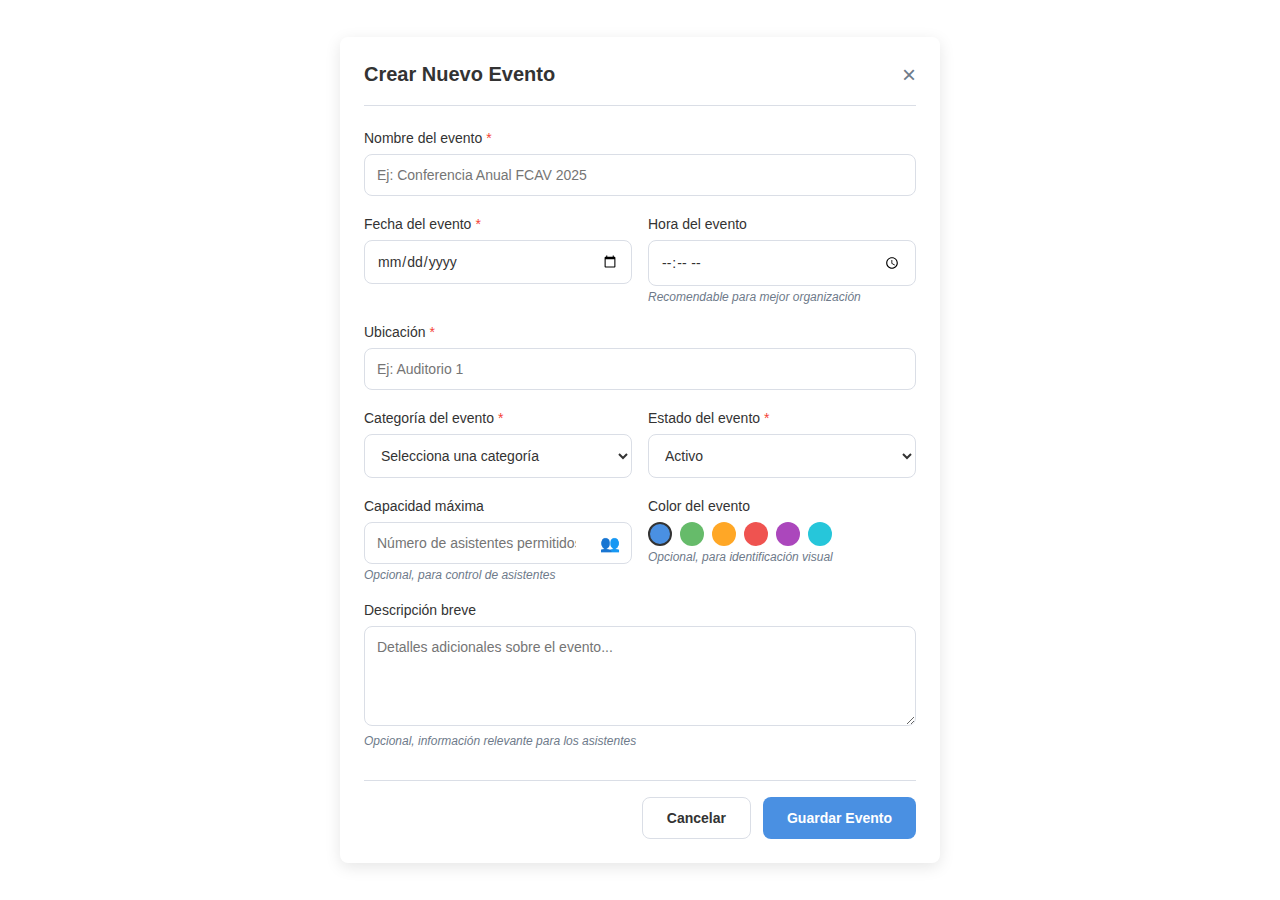
<file: Gestor De Eventos/event-form-modal.html>
<!DOCTYPE html>
<html lang="es">
<head>
    <meta charset="UTF-8">
    <meta name="viewport" content="width=device-width, initial-scale=1.0">
    <title>Gestor de Asientos de Evento - Nuevo Evento</title>
    <style>
        :root {
            --color-primary: #4A90E2;
            --color-primary-hover: #3A80D2;
            --color-background: #F5F7FA;
            --color-text: #333333;
            --color-text-light: #6E7A8A;
            --color-border: #DADEE6;
            --color-white: #FFFFFF;
            --color-active: #66BB6A;
            --color-inactive: #9E9E9E;
            --color-finished: #EF5350;
            --color-error: #F44336;
            --shadow-soft: 0 2px 8px rgba(0, 0, 0, 0.08);
            --radius: 8px;
        }

        * {
            margin: 0;
            padding: 0;
            box-sizing: border-box;
            font-family: 'Inter', 'Roboto', sans-serif;
        }

        body {
            background-color: transparent;
            display: flex;
            justify-content: center;
            align-items: center;
            min-height: 100vh;
            margin: 0;
            padding: 24px;
        }

        .modal-content {
            background-color: var(--color-white);
            border-radius: var(--radius);
            padding: 24px;
            width: 100%;
            max-width: 600px;
            box-shadow: 0 4px 16px rgba(0, 0, 0, 0.1);
            margin: auto;
        }

        .modal-header {
            display: flex;
            justify-content: space-between;
            align-items: center;
            margin-bottom: 24px;
            padding-bottom: 16px;
            border-bottom: 1px solid var(--color-border);
        }

        .modal-title {
            font-size: 20px;
            font-weight: 600;
            color: var(--color-text);
        }

        .close-modal {
            background: none;
            border: none;
            font-size: 24px;
            cursor: pointer;
            color: var(--color-text-light);
        }

        .form-group {
            margin-bottom: 20px;
        }

        label {
            display: block;
            margin-bottom: 8px;
            font-size: 14px;
            font-weight: 500;
            color: var(--color-text);
        }

        .required-marker {
            color: var(--color-error);
            margin-left: 4px;
        }

        input, select, textarea {
            width: 100%;
            padding: 12px;
            border: 1px solid var(--color-border);
            border-radius: var(--radius);
            font-size: 14px;
            color: var(--color-text);
            background-color: var(--color-white);
        }

        input:focus, select:focus, textarea:focus {
            outline: none;
            border-color: var(--color-primary);
            box-shadow: 0 0 0 2px rgba(74, 144, 226, 0.1);
        }

        textarea {
            min-height: 100px;
            resize: vertical;
        }

        .form-row {
            display: flex;
            gap: 16px;
        }

        .form-row .form-group {
            flex: 1;
        }

        .error-message {
            color: var(--color-error);
            font-size: 12px;
            margin-top: 6px;
            display: none;
        }

        .color-picker-container {
            display: flex;
            gap: 8px;
            margin-top: 8px;
        }

        .color-option {
            width: 24px;
            height: 24px;
            border-radius: 50%;
            cursor: pointer;
            border: 2px solid transparent;
        }

        .color-option.selected {
            border-color: var(--color-text);
        }

        .form-actions {
            display: flex;
            justify-content: flex-end;
            gap: 12px;
            margin-top: 32px;
            padding-top: 16px;
            border-top: 1px solid var(--color-border);
        }

        .btn {
            display: inline-flex;
            align-items: center;
            justify-content: center;
            padding: 12px 24px;
            border-radius: var(--radius);
            font-size: 14px;
            font-weight: 600;
            cursor: pointer;
            transition: all 0.2s;
        }

        .btn-primary {
            background-color: var(--color-primary);
            color: var(--color-white);
            border: none;
        }

        .btn-primary:hover {
            background-color: var(--color-primary-hover);
        }

        .btn-secondary {
            background-color: var(--color-white);
            color: var(--color-text);
            border: 1px solid var(--color-border);
        }

        .btn-secondary:hover {
            background-color: var(--color-background);
        }

        .field-info {
            font-size: 12px;
            color: var(--color-text-light);
            margin-top: 4px;
            font-style: italic;
        }

        .input-with-icon {
            position: relative;
        }

        .input-with-icon input {
            padding-right: 40px;
        }

        .input-icon {
            position: absolute;
            right: 12px;
            top: 50%;
            transform: translateY(-50%);
            color: var(--color-text-light);
        }
    </style>
</head>
<body>
    <div class="modal-content">
        <div class="modal-header">
            <h2 class="modal-title">Crear Nuevo Evento</h2>
            <button type="button" class="close-modal" id="close-event-modal">&times;</button>
        </div>
        
        <form id="event-form">
            <input type="hidden" id="event-id">
            <div class="form-group">
                <label for="event-name">Nombre del evento<span class="required-marker">*</span></label>
                <input type="text" id="event-name" name="event-name" placeholder="Ej: Conferencia Anual FCAV 2025" required>
                <p class="error-message" id="event-name-error">El nombre del evento es obligatorio</p>
            </div>
            
            <div class="form-row">
                <div class="form-group">
                    <label for="event-date">Fecha del evento<span class="required-marker">*</span></label>
                    <input type="date" id="event-date" name="event-date" required>
                    <p class="error-message" id="event-date-error">Selecciona una fecha válida (no puede ser anterior a hoy)</p>
                </div>
                
                <div class="form-group">
                    <label for="event-time">Hora del evento</label>
                    <input type="time" id="event-time" name="event-time">
                    <p class="field-info">Recomendable para mejor organización</p>
                </div>
            </div>
            
            <div class="form-group">
                <label for="event-location">Ubicación<span class="required-marker">*</span></label>
                <input type="text" id="event-location" name="event-location" placeholder="Ej: Auditorio 1" required>
                <p class="error-message" id="event-location-error">La ubicación es obligatoria</p>
            </div>
            
            <div class="form-row">
                <div class="form-group">
                    <label for="event-category">Categoría del evento<span class="required-marker">*</span></label>
                    <select id="event-category" name="event-category" required>
                        <option value="" disabled selected>Selecciona una categoría</option>
                        <option value="cultural">Cultural</option>
                        <option value="academic">Académico</option>
                        <option value="sports">Deportivo</option>
                        <option value="meeting">Reunión</option>
                        <option value="other">Otro</option>
                    </select>
                    <p class="error-message" id="event-category-error">Selecciona una categoría</p>
                </div>
                
                <div class="form-group">
                    <label for="event-status">Estado del evento<span class="required-marker">*</span></label>
                    <select id="event-status" name="event-status" required>
                        <option value="active" selected>Activo</option>
                        <option value="inactive">Inactivo</option>
                        <option value="finished">Finalizado</option>
                    </select>
                    <p class="error-message" id="event-status-error">Selecciona un estado</p>
                </div>
            </div>
            
            <div class="form-row">
                <div class="form-group">
                    <label for="event-capacity">Capacidad máxima</label>
                    <div class="input-with-icon">
                        <input type="number" id="event-capacity" name="event-capacity" min="1" placeholder="Número de asistentes permitidos">
                        <span class="input-icon">👥</span>
                    </div>
                    <p class="field-info">Opcional, para control de asistentes</p>
                </div>
                
                <div class="form-group">
                    <label for="event-color">Color del evento</label>
                    <div class="color-picker-container">
                        <div class="color-option selected" style="background-color: #4A90E2;" data-color="#4A90E2"></div>
                        <div class="color-option" style="background-color: #66BB6A;" data-color="#66BB6A"></div>
                        <div class="color-option" style="background-color: #FFA726;" data-color="#FFA726"></div>
                        <div class="color-option" style="background-color: #EF5350;" data-color="#EF5350"></div>
                        <div class="color-option" style="background-color: #AB47BC;" data-color="#AB47BC"></div>
                        <div class="color-option" style="background-color: #26C6DA;" data-color="#26C6DA"></div>
                    </div>
                    <input type="hidden" id="event-color" name="event-color" value="#4A90E2">
                    <p class="field-info">Opcional, para identificación visual</p>
                </div>
            </div>
            
            <div class="form-group">
                <label for="event-description">Descripción breve</label>
                <textarea id="event-description" name="event-description" placeholder="Detalles adicionales sobre el evento..."></textarea>
                <p class="field-info">Opcional, información relevante para los asistentes</p>
            </div>
            
            <div class="form-actions">
                <button type="button" class="btn btn-secondary" id="cancel-event-btn">Cancelar</button>
                <button type="submit" class="btn btn-primary" id="save-event-btn">Guardar Evento</button>
            </div>
        </form>
    </div>

    <script>
        // Script para la validación y funcionalidades básicas del formulario
        // Este script solo implementa las validaciones de ejemplo
        
        // Referencia a elementos del DOM
        const eventForm = document.getElementById('event-form');
        const eventNameInput = document.getElementById('event-name');
        const eventDateInput = document.getElementById('event-date');
        const eventLocationInput = document.getElementById('event-location');
        const eventCategorySelect = document.getElementById('event-category');
        const eventStatusSelect = document.getElementById('event-status');
        const colorOptions = document.querySelectorAll('.color-option');
        const eventColorInput = document.getElementById('event-color');
        
        // Configurar fecha mínima en el campo de fecha (hoy)
        const today = new Date();
        const yyyy = today.getFullYear();
        const mm = String(today.getMonth() + 1).padStart(2, '0');
        const dd = String(today.getDate()).padStart(2, '0');
        const todayFormatted = `${yyyy}-${mm}-${dd}`;
        eventDateInput.setAttribute('min', todayFormatted);
        
        // Manejo de la selección de color
        colorOptions.forEach(option => {
            option.addEventListener('click', function() {
                // Quitar selección previa
                colorOptions.forEach(opt => opt.classList.remove('selected'));
                // Marcar como seleccionado
                this.classList.add('selected');
                // Guardar el valor del color
                eventColorInput.value = this.getAttribute('data-color');
            });
        });
        
        // Validación del formulario
        eventForm.addEventListener('submit', function(e) {
            e.preventDefault();
            
            let isValid = true;
            
            // Validar nombre del evento
            if (!eventNameInput.value.trim()) {
                document.getElementById('event-name-error').style.display = 'block';
                isValid = false;
            } else {
                document.getElementById('event-name-error').style.display = 'none';
            }
            
            // Validar fecha del evento
            if (!eventDateInput.value) {
                document.getElementById('event-date-error').style.display = 'block';
                isValid = false;
            } else {
                // Validar que la fecha no sea anterior a hoy si el estado es "activo"
                if (eventStatusSelect.value === 'active') {
                    const selectedDate = new Date(eventDateInput.value);
                    const today = new Date();
                    today.setHours(0, 0, 0, 0); // Resetear hora para comparar solo fechas
                    
                    if (selectedDate < today) {
                        document.getElementById('event-date-error').style.display = 'block';
                        isValid = false;
                    } else {
                        document.getElementById('event-date-error').style.display = 'none';
                    }
                } else {
                    document.getElementById('event-date-error').style.display = 'none';
                }
            }
            
            // Validar ubicación
            if (!eventLocationInput.value.trim()) {
                document.getElementById('event-location-error').style.display = 'block';
                isValid = false;
            } else {
                document.getElementById('event-location-error').style.display = 'none';
            }
            
            // Validar categoría
            if (!eventCategorySelect.value) {
                document.getElementById('event-category-error').style.display = 'block';
                isValid = false;
            } else {
                document.getElementById('event-category-error').style.display = 'none';
            }
            
            // Si todo es válido, enviar datos al padre
            if (isValid) {
                const eventData = {
                    name: eventNameInput.value,
                    date: eventDateInput.value,
                    time: document.getElementById('event-time').value,
                    location: eventLocationInput.value,
                    category: eventCategorySelect.value,
                    status: eventStatusSelect.value,
                    capacity: document.getElementById('event-capacity').value,
                    color: eventColorInput.value,
                    description: document.getElementById('event-description').value
                };
                
                window.parent.postMessage({
                    type: 'eventCreated',
                    eventData: eventData
                }, '*');
            }
        });
        
        // Botones de cancelar y cerrar
        document.getElementById('cancel-event-btn').addEventListener('click', function() {
            window.parent.postMessage('closeModal', '*');
        });
        
        document.getElementById('close-event-modal').addEventListener('click', function() {
            window.parent.postMessage('closeModal', '*');
        });
    </script>
</body>
</html>
</file>
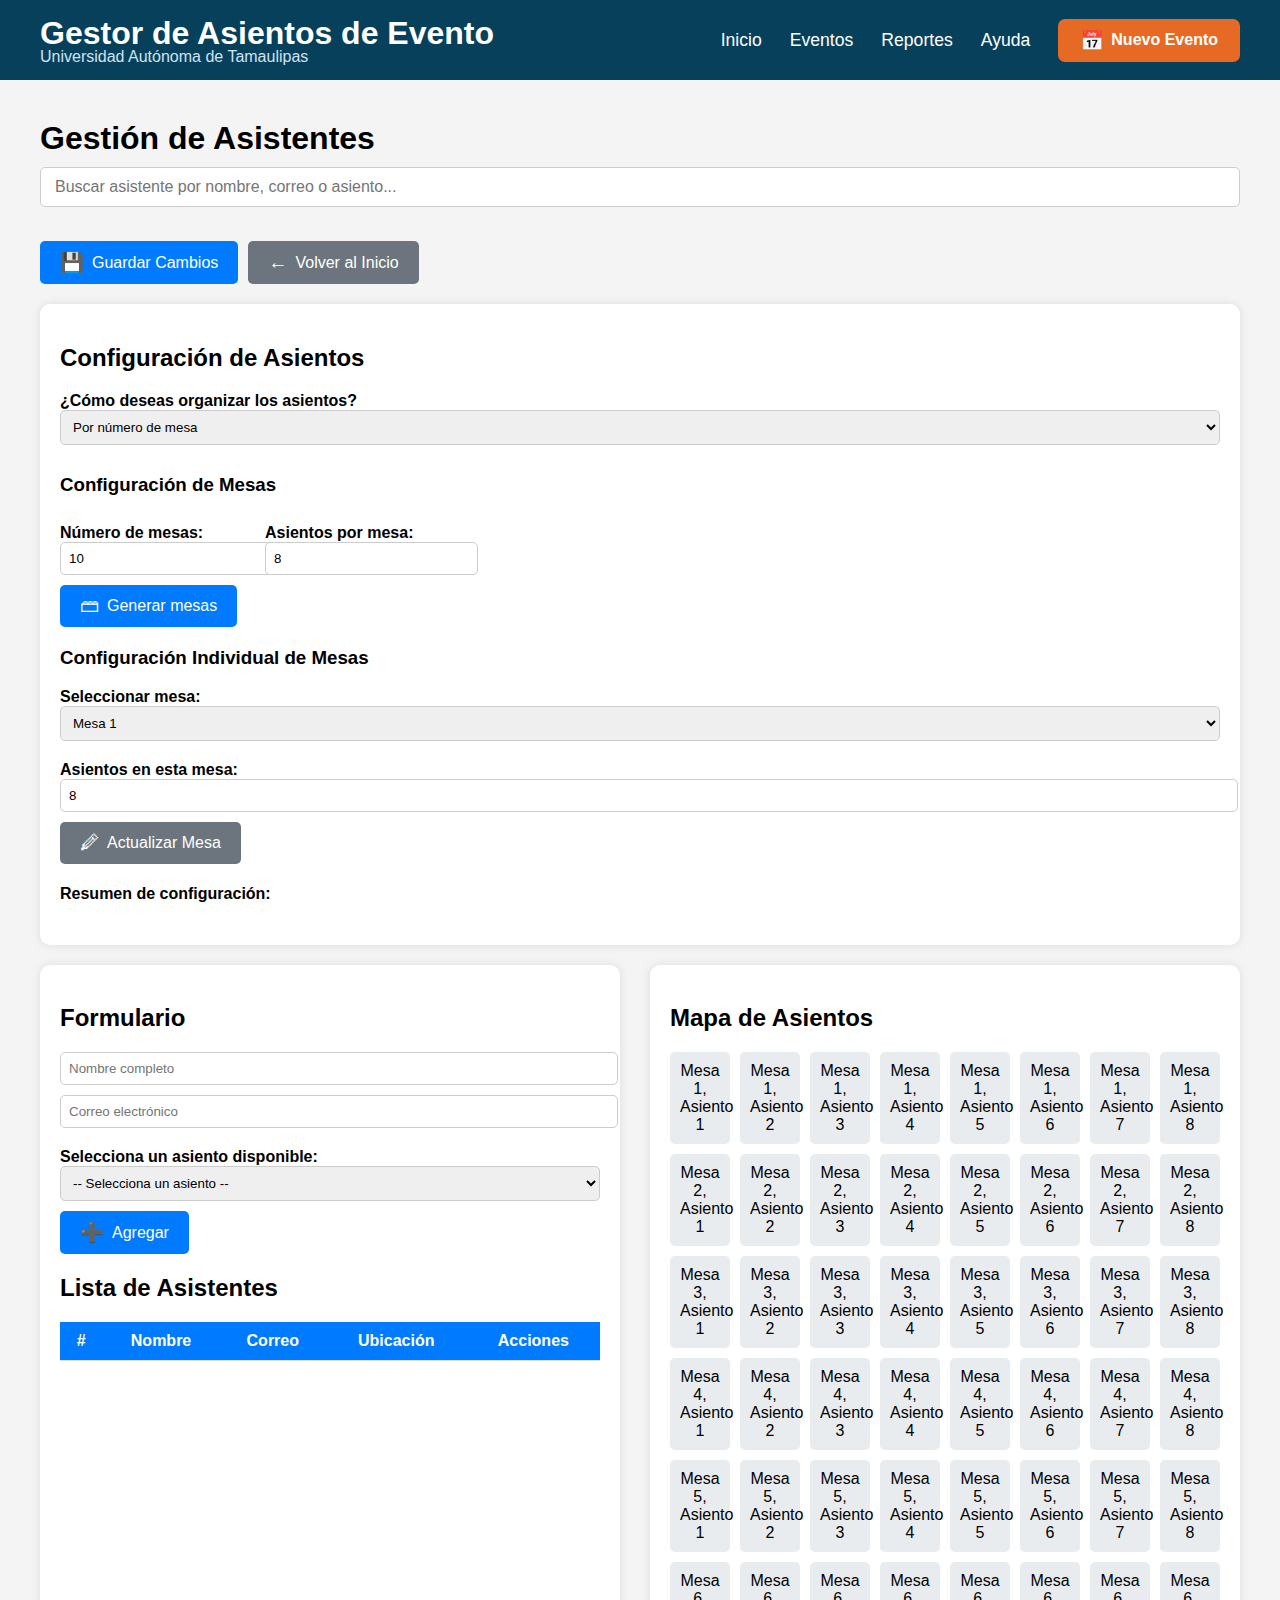
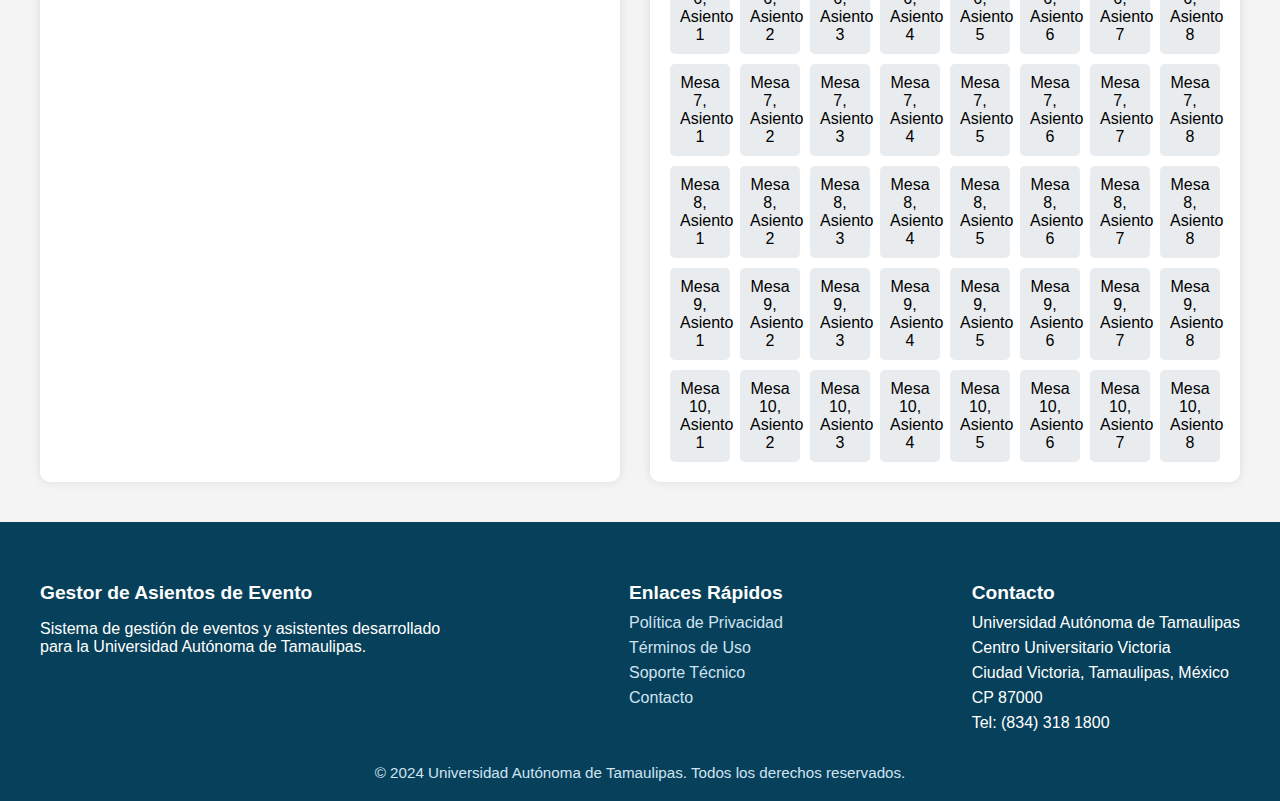
<file: Gestor De Eventos/gestion-evento.html>
<!DOCTYPE html>
<html lang="es">
<head>
  <meta charset="UTF-8">
  <title>Organización del Evento</title>
  <style>
    /* Barra superior estilo institucional */
    .navbar {
      background: #07405a;
      color: #fff;
      padding: 0 40px;
      display: flex;
      align-items: center;
      height: 80px;
      justify-content: space-between;
    }
    .navbar .logo-titulo {
      display: flex;
      align-items: center;
      gap: 18px;
    }
    .navbar img {
      height: 48px;
      margin-right: 8px;
    }
    .navbar .titulo {
      font-size: 2rem;
      font-weight: bold;
      margin-bottom: 2px;
    }
    .navbar .subtitulo {
      font-size: 1rem;
      font-weight: normal;
      margin-top: -6px;
      color: #cfe3f2;
    }
    .navbar .menu {
      display: flex;
      gap: 28px;
      align-items: center;
    }
    .navbar .menu a {
      color: #fff;
      text-decoration: none;
      font-size: 1.1rem;
      font-weight: 500;
      transition: color 0.2s;
    }
    .navbar .menu a:hover {
      color: #ffb366;
    }
    .navbar .btn-nuevo-evento {
      background: #e76a24;
      color: #fff;
      border: none;
      border-radius: 7px;
      padding: 10px 22px;
      font-size: 1rem;
      font-weight: 600;
      cursor: pointer;
      display: flex;
      align-items: center;
      gap: 7px;
      transition: background 0.2s;
    }
    .navbar .btn-nuevo-evento:hover {
      background: #c95a1e;
    }
    /* Pie de página institucional */
    .footer {
      background: #07405a;
      color: #fff;
      padding: 40px 0 20px 0;
      margin-top: 40px;
    }
    .footer .footer-container {
      max-width: 1200px;
      margin: 0 auto;
      display: flex;
      gap: 40px;
      justify-content: space-between;
      flex-wrap: wrap;
    }
    .footer h3 {
      font-size: 1.2rem;
      margin-bottom: 10px;
      font-weight: bold;
    }
    .footer ul {
      list-style: none;
      padding: 0;
      margin: 0;
    }
    .footer ul li {
      margin-bottom: 7px;
    }
    .footer a {
      color: #cfe3f2;
      text-decoration: none;
      transition: color 0.2s;
    }
    .footer a:hover {
      color: #ffb366;
    }
    .footer .footer-bottom {
      text-align: center;
      color: #cfe3f2;
      font-size: 0.95rem;
      margin-top: 25px;
    }
    /* Ajustes para el contenido principal */
    body {
      font-family: Arial, sans-serif;
      margin: 0;
      padding: 0;
      background-color: #f4f4f4;
    }

    h1 {
      margin-bottom: 10px;
    }

    label {
      font-weight: bold;
      margin-top: 10px;
      display: block;
    }

    select, input {
      padding: 8px;
      margin-bottom: 10px;
      width: 100%;
      border: 1px solid #ccc;
      border-radius: 5px;
    }

    .contenedor {
      display: flex;
      gap: 30px;
      margin-top: 20px;
    }

    .tabla-asistentes, .asientos-asignados {
      background: #fff;
      padding: 20px;
      border-radius: 10px;
      flex: 1;
      box-shadow: 0 0 10px rgba(0,0,0,0.1);
    }

    table {
      width: 100%;
      border-collapse: collapse;
      margin-top: 10px;
    }

    th, td {
      padding: 10px;
      border-bottom: 1px solid #ddd;
    }

    th {
      background-color: #007bff;
      color: white;
    }

    .acciones button {
      padding: 6px 12px;
      border: none;
      border-radius: 4px;
      color: white;
      margin-right: 5px;
      cursor: pointer;
    }

    .btn-agregar, .btn-configurar {
      background-color: #007bff;
    }

    .btn-editar {
      background-color: #28a745;
    }

    .btn-eliminar {
      background-color: #dc3545;
    }
    
    .configuracion {
      background: #fff;
      padding: 20px;
      border-radius: 10px;
      margin-bottom: 20px;
      box-shadow: 0 0 10px rgba(0,0,0,0.1);
    }

    .flex-container {
      display: flex;
      gap: 10px;
    }

    .grid-asientos {
      display: grid;
      grid-template-columns: repeat(var(--max-asientos), minmax(60px, 1fr));
      gap: 10px;
      margin-top: 15px;
    }

    .espacio-vacio {
      visibility: hidden;
    }

    .fila-asientos {
      display: contents;
    }

    .asiento {
      padding: 10px;
      text-align: center;
      background-color: #e9ecef;
      border-radius: 5px;
      cursor: pointer;
    }

    .asiento.ocupado {
      background-color: #dc3545;
      color: white;
    }

    .asiento.seleccionado {
      background-color: #28a745;
      color: white;
    }

    .main-content {
      max-width: 1200px;
      margin: 40px auto 0 auto;
      padding: 0 30px;
    }

    /* Estilos para botones */
    .btn {
      background-color: #007bff;
      color: white;
      border: none;
      border-radius: 5px;
      padding: 10px 20px;
      font-size: 1rem;
      font-weight: 500;
      cursor: pointer;
      display: flex;
      align-items: center;
      justify-content: center;
      gap: 8px;
      transition: background 0.2s;
    }

    .btn:hover {
      background-color: #0056b3;
    }

    .btn-secondary {
      background-color: #6c757d;
    }

    .btn-secondary:hover {
      background-color: #5a6268;
    }

    .btn-icon {
      font-size: 1.2em;
    }
  </style>
</head>
<body>
  <!-- Barra superior institucional -->
  <div class="navbar">
    <div class="logo-titulo">
      <!-- Quitar la imagen del escudo de la UAT -->
      <!-- <img src="escudo-uat.png" alt="Escudo UAT" /> -->
      <div>
        <div class="titulo">Gestor de Asientos de Evento</div>
        <div class="subtitulo">Universidad Autónoma de Tamaulipas</div>
      </div>
    </div>
    <div class="menu">
      <a href="event-seat-manager-interface.html">Inicio</a>
      <a href="event-seat-manager-interface.html#eventos">Eventos</a>
      <a href="event-seat-manager-interface.html#reportes">Reportes</a>
      <a href="event-seat-manager-interface.html#ayuda">Ayuda</a>
      <button class="btn-nuevo-evento" onclick="window.location.href='nuevo-evento.html'">
        <span style="font-size:1.2em;">&#128197;</span> Nuevo Evento
      </button>
    </div>
  </div>

  <div class="main-content">
    <h1>Gestión de Asistentes</h1>

    <!-- Buscador de asistentes confirmados -->
    <div style="margin-bottom: 24px; display: flex; align-items: center; gap: 12px;">
      <input
        type="text"
        id="buscador-asistentes"
        placeholder="Buscar asistente por nombre, correo o asiento..."
        style="flex:1; padding:10px 14px; border-radius:5px; border:1px solid #ccc; font-size:1rem;"
        oninput="filtrarAsistentesConfirmados()"
      />
    </div>
    <div id="resultados-busqueda" style="margin-bottom: 24px; display:none;">
      <table style="width:100%; background:#fff; border-radius:8px; box-shadow:0 0 8px #0001;">
        <thead>
          <tr style="background:#007bff; color:#fff;">
            <th style="padding:10px;">Asiento</th>
            <th style="padding:10px;">Nombre</th>
            <th style="padding:10px;">Correo</th>
          </tr>
        </thead>
        <tbody id="resultados-busqueda-body">
          <!-- Resultados dinámicos -->
        </tbody>
      </table>
    </div>

    <!-- Botones estéticos como los del inicio -->
    <div style="margin-bottom: 20px; display: flex; gap: 10px;">
      <button class="btn" onclick="guardarCambiosYSalir()">
        <span class="btn-icon">&#128190;</span>
        Guardar Cambios
      </button>
      <button class="btn btn-secondary" onclick="volverInicio()">
        <span class="btn-icon">&#8592;</span>
        Volver al Inicio
      </button>
    </div>

    <div class="configuracion">
      <h2>Configuración de Asientos</h2>

      <label for="tipoOrganizacion">¿Cómo deseas organizar los asientos?</label>
      <select id="tipoOrganizacion" onchange="cambiarModo()">
        <option value="mesa">Por número de mesa</option>
        <option value="filaAsiento">Por fila y número de asiento</option>
      </select>

      <div id="campo-filas-asientos" style="display: none;">
        <h3>Configuración de Filas</h3>
        <div class="flex-container">
          <div>
            <label for="numFilas">Número de filas:</label>
            <input type="number" id="numFilas" min="1" max="26" value="5" placeholder="Número de filas (máx. 26)">
          </div>
          <div>
            <label for="asientosPorFila">Asientos por fila:</label>
            <input type="number" id="asientosPorFila" min="1" value="10" placeholder="Asientos por fila">
          </div>
        </div>
        <button class="btn" onclick="generarAsientos()">
          <span class="btn-icon">&#128451;</span>
          Generar asientos
        </button>

        <!-- Nueva sección para configuración individual de filas -->
        <div id="configuracion-filas-individual" style="margin-top: 20px;">
          <h3>Configuración Individual de Filas</h3>
          <div class="flex-container">
            <div>
              <label for="filaIndividual">Seleccionar fila:</label>
              <select id="filaIndividual">
                <!-- Se llenará dinámicamente -->
              </select>
              <label for="asientosFila" style="margin-top: 10px;">Asientos en esta fila:</label>
              <input type="number" id="asientosFila" min="1" value="10">
            </div>
          </div>
          <button class="btn btn-secondary" onclick="actualizarFilaIndividual()" style="margin-top: 10px;">
            <span class="btn-icon">&#128393;</span>
            Actualizar Fila
          </button>
          <div id="resumen-filas" style="margin-top: 10px;">
            <!-- Aquí se mostrará el resumen de la configuración de cada fila -->
          </div>
        </div>
      </div>

      <div id="campo-mesas" style="display: block;">
        <h3>Configuración de Mesas</h3>
        <div class="flex-container">
          <div>
            <label for="numMesas">Número de mesas:</label>
            <input type="number" id="numMesas" min="1" value="10" placeholder="Número de mesas">
          </div>
          <div>
            <label for="asientosPorMesa">Asientos por mesa:</label>
            <input type="number" id="asientosPorMesa" min="1" value="8" placeholder="Asientos por mesa">
          </div>
        </div>
        <button class="btn" onclick="generarMesas()">
          <span class="btn-icon">&#128451;</span>
          Generar mesas
        </button>

        <!-- Nueva sección para configuración individual de mesas -->
        <div id="configuracion-mesas-individual" style="margin-top: 20px;">
          <h3>Configuración Individual de Mesas</h3>
          <div>
            <label for="mesaIndividual">Seleccionar mesa:</label>
            <select id="mesaIndividual">
              <!-- Se llenará dinámicamente -->
            </select>
            <label for="asientosMesa" style="margin-top: 10px;">Asientos en esta mesa:</label>
            <input type="number" id="asientosMesa" min="1" value="8">
          </div>
          <button class="btn btn-secondary" onclick="actualizarMesaIndividual()">
            <span class="btn-icon">&#128393;</span>
            Actualizar Mesa
          </button>
          <div id="resumen-mesas" style="margin-top: 10px;">
            <!-- Aquí se mostrará el resumen de la configuración de cada mesa -->
          </div>
        </div>
      </div>
    </div>

    <div class="contenedor">
      <div class="tabla-asistentes">
        <h2>Formulario</h2>
        <input type="text" id="nombre" placeholder="Nombre completo">
        <input type="email" id="correo" placeholder="Correo electrónico">
        
        <div id="seleccion-asiento">
          <label>Selecciona un asiento disponible:</label>
          <select id="asientosDisponibles">
            <option value="">-- Selecciona un asiento --</option>
          </select>
        </div>

        <button class="btn" onclick="agregarAsistente()">
          <span class="btn-icon">&#10133;</span>
          Agregar
        </button>

        <h2>Lista de Asistentes</h2>
        <table id="tabla-asistentes">
          <thead>
            <tr>
              <th>#</th>
              <th>Nombre</th>
              <th>Correo</th>
              <th>Ubicación</th>
              <th>Acciones</th>
            </tr>
          </thead>
          <tbody>
            <!-- dinámico -->
          </tbody>
        </table>
      </div>

      <div class="asientos-asignados">
        <h2>Mapa de Asientos</h2>
        <div id="visualizacion-asientos" class="grid-asientos"></div>
      </div>
    </div>

    <script>
      let asistentes = [];
      let contador = 1;
      let idEditando = null;
      let asientosDisponibles = [];
      let asientosOcupados = {};
      let modoActual = "mesa";
      let currentEventId = null;

      function getEventIdFromUrl() {
          const urlParams = new URLSearchParams(window.location.search);
          return urlParams.get('eventId');
      }

      function loadEventConfiguration() {
          const eventId = getEventIdFromUrl();
          if (eventId) {
              currentEventId = eventId;
              const eventConfig = localStorage.getItem(`event_${eventId}_config`);
              if (eventConfig) {
                  const config = JSON.parse(eventConfig);
                  document.getElementById('tipoOrganizacion').value = config.tipo || 'mesa';
                  document.getElementById('numMesas').value = config.numMesas || 10;
                  document.getElementById('asientosPorMesa').value = config.asientosPorMesa || 8;
                  document.getElementById('numFilas').value = config.numFilas || 5;
                  document.getElementById('asientosPorFila').value = config.asientosPorFila || 10;
                  
                  const savedAsistentes = localStorage.getItem(`event_${eventId}_asistentes`);
                  if (savedAsistentes) {
                      asistentes = JSON.parse(savedAsistentes);
                      asientosOcupados = {};
                      asistentes.forEach(a => {
                          asientosOcupados[a.ubicacion] = a.nombre;
                      });
                  }
              }
          }
          cambiarModo();
          actualizarSelectorFilas();
          actualizarSelectorMesas();
      }

      function guardarConfiguracion() {
          if (!currentEventId) return;
          
          const config = {
              tipo: document.getElementById('tipoOrganizacion').value,
              numMesas: document.getElementById('numMesas').value,
              asientosPorMesa: document.getElementById('asientosPorMesa').value,
              numFilas: document.getElementById('numFilas').value,
              asientosPorFila: document.getElementById('asientosPorFila').value
          };
          
          localStorage.setItem(`event_${currentEventId}_config`, JSON.stringify(config));
          localStorage.setItem(`event_${currentEventId}_asistentes`, JSON.stringify(asistentes));
      }

      function guardarCambiosYSalir() {
        guardarConfiguracion();
        alert("Cambios guardados correctamente");
        volverInicio();
      }

      function volverInicio() {
        window.location.href = 'event-seat-manager-interface.html';
      }

      function cambiarModo() {
        modoActual = document.getElementById("tipoOrganizacion").value;
        document.getElementById("campo-mesas").style.display = modoActual === "mesa" ? "block" : "none";
        document.getElementById("campo-filas-asientos").style.display = modoActual === "filaAsiento" ? "block" : "none";
        
        asientosDisponibles = [];
        asientosOcupados = {};
        actualizarListaAsientosDisponibles();
        actualizarVisualizacionAsientos();
        
        if (modoActual === "mesa") {
          generarMesas();
        } else {
          generarAsientos();
        }
      }

      function generarAsientos() {
        const numFilas = parseInt(document.getElementById("numFilas").value, 10) || 5;
        const asientosPorFila = parseInt(document.getElementById("asientosPorFila").value, 10) || 10;
        const configuracionFilas = obtenerConfiguracionFilas();
        
        asientosDisponibles = [];
        
        const maxFilas = Math.min(numFilas, 26);
        
        for (let i = 0; i < maxFilas; i++) {
          const letraFila = String.fromCharCode(65 + i);
          const cantidad = configuracionFilas[letraFila] || asientosPorFila;
          
          for (let j = 1; j <= cantidad; j++) {
            asientosDisponibles.push(`${letraFila}${j}`);
          }
        }
        
        actualizarListaAsientosDisponibles();
        actualizarVisualizacionAsientos();
        actualizarSelectorFilas();
      }

      function generarMesas() {
          const numMesas = parseInt(document.getElementById("numMesas").value, 10) || 10;
          const asientosPorMesa = parseInt(document.getElementById("asientosPorMesa").value, 10) || 8;
          const configuracionMesas = obtenerConfiguracionMesas();
          
          asientosDisponibles = [];
          
          for (let i = 1; i <= numMesas; i++) {
              const cantidad = configuracionMesas[i] || asientosPorMesa;
              for (let j = 1; j <= cantidad; j++) {
                  asientosDisponibles.push(`Mesa ${i}, Asiento ${j}`);
              }
          }
          
          actualizarListaAsientosDisponibles();
          actualizarVisualizacionAsientos();
          actualizarSelectorMesas();
      }

      function actualizarListaAsientosDisponibles() {
        const selectAsientos = document.getElementById("asientosDisponibles");
        selectAsientos.innerHTML = '<option value="">-- Selecciona un asiento --</option>';
        
        const disponibles = asientosDisponibles.filter(a => !asientosOcupados[a]);
        
        disponibles.forEach(asiento => {
          const option = document.createElement("option");
          option.value = asiento;
          option.textContent = asiento;
          selectAsientos.appendChild(option);
        });
      }

      function actualizarVisualizacionAsientos() {
          const container = document.getElementById("visualizacion-asientos");
          container.innerHTML = "";
          
          if (asientosDisponibles.length === 0) {
              container.innerHTML = "<p>Por favor, configura y genera los asientos primero.</p>";
              return;
          }

          // Encontrar el número máximo de asientos por fila
          let maxAsientosPorFila = 0;
          if (modoActual === "filaAsiento") {
              const filas = {};
              asientosDisponibles.forEach(asiento => {
                  const fila = asiento.charAt(0);
                  const numero = parseInt(asiento.slice(1));
                  filas[fila] = filas[fila] ? Math.max(filas[fila], numero) : numero;
              });
              maxAsientosPorFila = Math.max(...Object.values(filas));
          } else {
              const mesas = {};
              asientosDisponibles.forEach(asiento => {
                  const [mesa, numAsiento] = asiento.split(", Asiento ");
                  const mesaNum = mesa.replace("Mesa ", "");
                  mesas[mesaNum] = mesas[mesaNum] ? Math.max(mesas[mesaNum], parseInt(numAsiento)) : parseInt(numAsiento);
              });
              maxAsientosPorFila = Math.max(...Object.values(mesas));
          }

          // Establecer la variable CSS para el grid
          container.style.setProperty('--max-asientos', maxAsientosPorFila);

          if (modoActual === "filaAsiento") {
              // Agrupar asientos por fila
              const filas = {};
              asientosDisponibles.forEach(asiento => {
                  const fila = asiento.charAt(0);
                  if (!filas[fila]) filas[fila] = new Array(maxAsientosPorFila).fill(null);
                  const numero = parseInt(asiento.slice(1)) - 1;
                  filas[fila][numero] = asiento;
              });

              // Crear el layout manteniendo espacios vacíos
              Object.keys(filas).sort().forEach(fila => {
                  const filaDiv = document.createElement('div');
                  filaDiv.className = 'fila-asientos';
                  
                  filas[fila].forEach((asiento, index) => {
                      const div = document.createElement('div');
                      if (asiento) {
                          div.className = "asiento" + (asientosOcupados[asiento] ? " ocupado" : "");
                          div.textContent = asiento;
                          div.title = asientosOcupados[asiento] ? `Ocupado por: ${asientosOcupados[asiento]}` : "Disponible";
                          div.addEventListener("click", () => seleccionarAsiento(asiento));
                      } else {
                          div.className = "asiento espacio-vacio";
                          div.textContent = "—";
                      }
                      container.appendChild(div);
                  });
              });
          } else {
              // Lógica similar para mesas
              const mesas = {};
              asientosDisponibles.forEach(asiento => {
                  const [mesa, numAsiento] = asiento.split(", Asiento ");
                  const mesaNum = parseInt(mesa.replace("Mesa ", ""));
                  if (!mesas[mesaNum]) mesas[mesaNum] = new Array(maxAsientosPorFila).fill(null);
                  mesas[mesaNum][parseInt(numAsiento) - 1] = asiento;
              });

              Object.keys(mesas).sort((a, b) => a - b).forEach(mesa => {
                  const mesaDiv = document.createElement('div');
                  mesaDiv.className = 'fila-asientos';
                  
                  mesas[mesa].forEach((asiento, index) => {
                      const div = document.createElement('div');
                      if (asiento) {
                          div.className = "asiento" + (asientosOcupados[asiento] ? " ocupado" : "");
                          div.textContent = asiento;
                          div.title = asientosOcupados[asiento] ? `Ocupado por: ${asientosOcupados[asiento]}` : "Disponible";
                          div.addEventListener("click", () => seleccionarAsiento(asiento));
                      } else {
                          div.className = "asiento espacio-vacio";
                          div.textContent = "—";
                      }
                      container.appendChild(div);
                  });
              });
          }
      }

      function seleccionarAsiento(asiento) {
        if (asientosOcupados[asiento]) {
          alert(`Este asiento está ocupado por: ${asientosOcupados[asiento]}`);
          return;
        }
        
        document.getElementById("asientosDisponibles").value = asiento;
        
        document.querySelectorAll(".asiento.seleccionado").forEach(el => {
          el.classList.remove("seleccionado");
        });
        
        document.querySelectorAll(".asiento").forEach(el => {
          if (el.textContent === asiento) {
            el.classList.add("seleccionado");
          }
        });
      }

      function agregarAsistente() {
        const nombre = document.getElementById('nombre').value.trim();
        const correo = document.getElementById('correo').value.trim();
        const ubicacion = document.getElementById('asientosDisponibles').value;

        if (!nombre || !correo || !ubicacion) {
          alert("Por favor, completa todos los campos y selecciona un asiento.");
          return;
        }

        if (idEditando) {
          const index = asistentes.findIndex(a => a.id === idEditando);
          if (index !== -1) {
            delete asientosOcupados[asistentes[index].ubicacion];
            asistentes[index] = { id: idEditando, nombre, correo, ubicacion };
            asientosOcupados[ubicacion] = nombre;
          }
          idEditando = null;
        } else {
          asistentes.push({ id: contador++, nombre, correo, ubicacion });
          asientosOcupados[ubicacion] = nombre;
        }

        actualizarTabla();
        actualizarListaAsientosDisponibles();
        actualizarVisualizacionAsientos();
        limpiarCampos();
        guardarConfiguracion();
      }

      function actualizarTabla() {
        const tbody = document.querySelector("#tabla-asistentes tbody");
        tbody.innerHTML = "";

        asistentes.forEach((a, i) => {
          const fila = document.createElement("tr");
          fila.innerHTML = `
            <td>${i + 1}</td>
            <td>${a.nombre}</td>
            <td>${a.correo}</td>
            <td>${a.ubicacion}</td>
            <td class="acciones">
              <button class="btn-editar" onclick="editarAsistente(${a.id})">Editar</button>
              <button class="btn-eliminar" onclick="eliminarAsistente(${a.id})">Eliminar</button>
            </td>
          `;
          tbody.appendChild(fila);
        });
      }

      function eliminarAsistente(id) {
        if (confirm("¿Deseas eliminar este asistente?")) {
          const asistente = asistentes.find(a => a.id === id);
          if (asistente) {
            delete asientosOcupados[asistente.ubicacion];
          }
          
          asistentes = asistentes.filter(a => a.id !== id);
          actualizarTabla();
          actualizarListaAsientosDisponibles();
          actualizarVisualizacionAsientos();
          guardarConfiguracion();
        }
      }

      function editarAsistente(id) {
        const asistente = asistentes.find(a => a.id === id);
        if (!asistente) return;

        idEditando = id;
        document.getElementById("nombre").value = asistente.nombre;
        document.getElementById("correo").value = asistente.correo;
        document.getElementById("asientosDisponibles").value = asistente.ubicacion;
        
        document.querySelectorAll(".asiento").forEach(el => {
          el.classList.remove("seleccionado");
          if (el.textContent === asistente.ubicacion) {
            el.classList.add("seleccionado");
          }
        });
      }

      function limpiarCampos() {
        document.getElementById("nombre").value = "";
        document.getElementById("correo").value = "";
        document.getElementById("asientosDisponibles").value = "";
        
        document.querySelectorAll(".asiento.seleccionado").forEach(el => {
          el.classList.remove("seleccionado");
        });
      }

      function actualizarSelectorFilas() {
          const numFilas = parseInt(document.getElementById("numFilas").value, 10) || 5;
          const selectorFilas = document.getElementById("filaIndividual");
          selectorFilas.innerHTML = '';
          
          for (let i = 0; i < Math.min(numFilas, 26); i++) {
              const letraFila = String.fromCharCode(65 + i);
              const option = document.createElement("option");
              option.value = letraFila;
              option.textContent = `Fila ${letraFila}`;
              selectorFilas.appendChild(option);
          }
          actualizarResumenFilas();
      }

      function actualizarFilaIndividual() {
          const fila = document.getElementById("filaIndividual").value;
          const numAsientos = parseInt(document.getElementById("asientosFila").value, 10);
          
          if (!fila || isNaN(numAsientos) || numAsientos < 1) {
              alert("Por favor, ingrese valores válidos");
              return;
          }

          const configuracionFilas = obtenerConfiguracionFilas();
          configuracionFilas[fila] = numAsientos;
          localStorage.setItem(`event_${currentEventId}_filas`, JSON.stringify(configuracionFilas));
          
          actualizarResumenFilas();
          generarAsientos();
      }

      function obtenerConfiguracionFilas() {
          if (!currentEventId) return {};
          const config = localStorage.getItem(`event_${currentEventId}_filas`);
          return config ? JSON.parse(config) : {};
      }

      function actualizarResumenFilas() {
          const resumenDiv = document.getElementById("resumen-filas");
          const configuracion = obtenerConfiguracionFilas();
          
          let html = '<h4>Resumen de configuración:</h4><ul>';
          for (const [fila, asientos] of Object.entries(configuracion)) {
              html += `<li>Fila ${fila}: ${asientos} asientos</li>`;
          }
          html += '</ul>';
          
          resumenDiv.innerHTML = html;
      }

      function actualizarSelectorMesas() {
          const numMesas = parseInt(document.getElementById("numMesas").value, 10) || 10;
          const selectorMesas = document.getElementById("mesaIndividual");
          selectorMesas.innerHTML = '';
          
          for (let i = 1; i <= numMesas; i++) {
              const option = document.createElement("option");
              option.value = i;
              option.textContent = `Mesa ${i}`;
              selectorMesas.appendChild(option);
          }
          actualizarResumenMesas();
      }

      function actualizarMesaIndividual() {
          const mesa = document.getElementById("mesaIndividual").value;
          const numAsientos = parseInt(document.getElementById("asientosMesa").value, 10);
          
          if (!mesa || isNaN(numAsientos) || numAsientos < 1) {
              alert("Por favor, ingrese valores válidos");
              return;
          }

          const configuracionMesas = obtenerConfiguracionMesas();
          configuracionMesas[mesa] = numAsientos;
          localStorage.setItem(`event_${currentEventId}_mesas`, JSON.stringify(configuracionMesas));
          
          actualizarResumenMesas();
          generarMesas();
      }

      function obtenerConfiguracionMesas() {
          if (!currentEventId) return {};
          const config = localStorage.getItem(`event_${currentEventId}_mesas`);
          return config ? JSON.parse(config) : {};
      }

      function actualizarResumenMesas() {
          const resumenDiv = document.getElementById("resumen-mesas");
          const configuracion = obtenerConfiguracionMesas();
          
          let html = '<h4>Resumen de configuración:</h4><ul>';
          for (const [mesa, asientos] of Object.entries(configuracion)) {
              html += `<li>Mesa ${mesa}: ${asientos} asientos</li>`;
          }
          html += '</ul>';
          
          resumenDiv.innerHTML = html;
      }

      // Buscador de asistentes confirmados
      function filtrarAsistentesConfirmados() {
        const query = document.getElementById('buscador-asistentes').value.trim().toLowerCase();
        const resultadosDiv = document.getElementById('resultados-busqueda');
        const resultadosBody = document.getElementById('resultados-busqueda-body');
        if (!query) {
          resultadosDiv.style.display = 'none';
          resultadosBody.innerHTML = '';
          return;
        }
        // Filtrar por nombre, correo o asiento
        const filtrados = asistentes.filter(a =>
          (a.nombre && a.nombre.toLowerCase().includes(query)) ||
          (a.correo && a.correo.toLowerCase().includes(query)) ||
          (a.ubicacion && a.ubicacion.toLowerCase().includes(query))
        );
        if (filtrados.length === 0) {
          resultadosBody.innerHTML = `<tr><td colspan="3" style="text-align:center; color:#888;">No se encontraron asistentes.</td></tr>`;
        } else {
          resultadosBody.innerHTML = filtrados.map(a =>
            `<tr>
              <td style="padding:8px;">${a.ubicacion}</td>
              <td style="padding:8px;">${a.nombre}</td>
              <td style="padding:8px;">${a.correo}</td>
            </tr>`
          ).join('');
        }
        resultadosDiv.style.display = 'block';
      }

      window.onload = function() {
          loadEventConfiguration();
      };
    </script>
  </div>

  <!-- Pie de página institucional -->
  <footer class="footer">
    <div class="footer-container">
      <div>
        <h3>Gestor de Asientos de Evento</h3>
        <p>
          Sistema de gestión de eventos y asistentes desarrollado<br>
          para la Universidad Autónoma de Tamaulipas.
        </p>
      </div>
      <div>
        <h3>Enlaces Rápidos</h3>
        <ul>
          <li><a href="#">Política de Privacidad</a></li>
          <li><a href="#">Términos de Uso</a></li>
          <li><a href="#">Soporte Técnico</a></li>
          <li><a href="#">Contacto</a></li>
        </ul>
      </div>
      <div>
        <h3>Contacto</h3>
        <ul>
          <li>Universidad Autónoma de Tamaulipas</li>
          <li>Centro Universitario Victoria</li>
          <li>Ciudad Victoria, Tamaulipas, México</li>
          <li>CP 87000</li>
          <li>Tel: (834) 318 1800</li>
        </ul>
      </div>
    </div>
    <div class="footer-bottom">
      &copy; 2024 Universidad Autónoma de Tamaulipas. Todos los derechos reservados.
    </div>
  </footer>
</body>
</html>
</file>
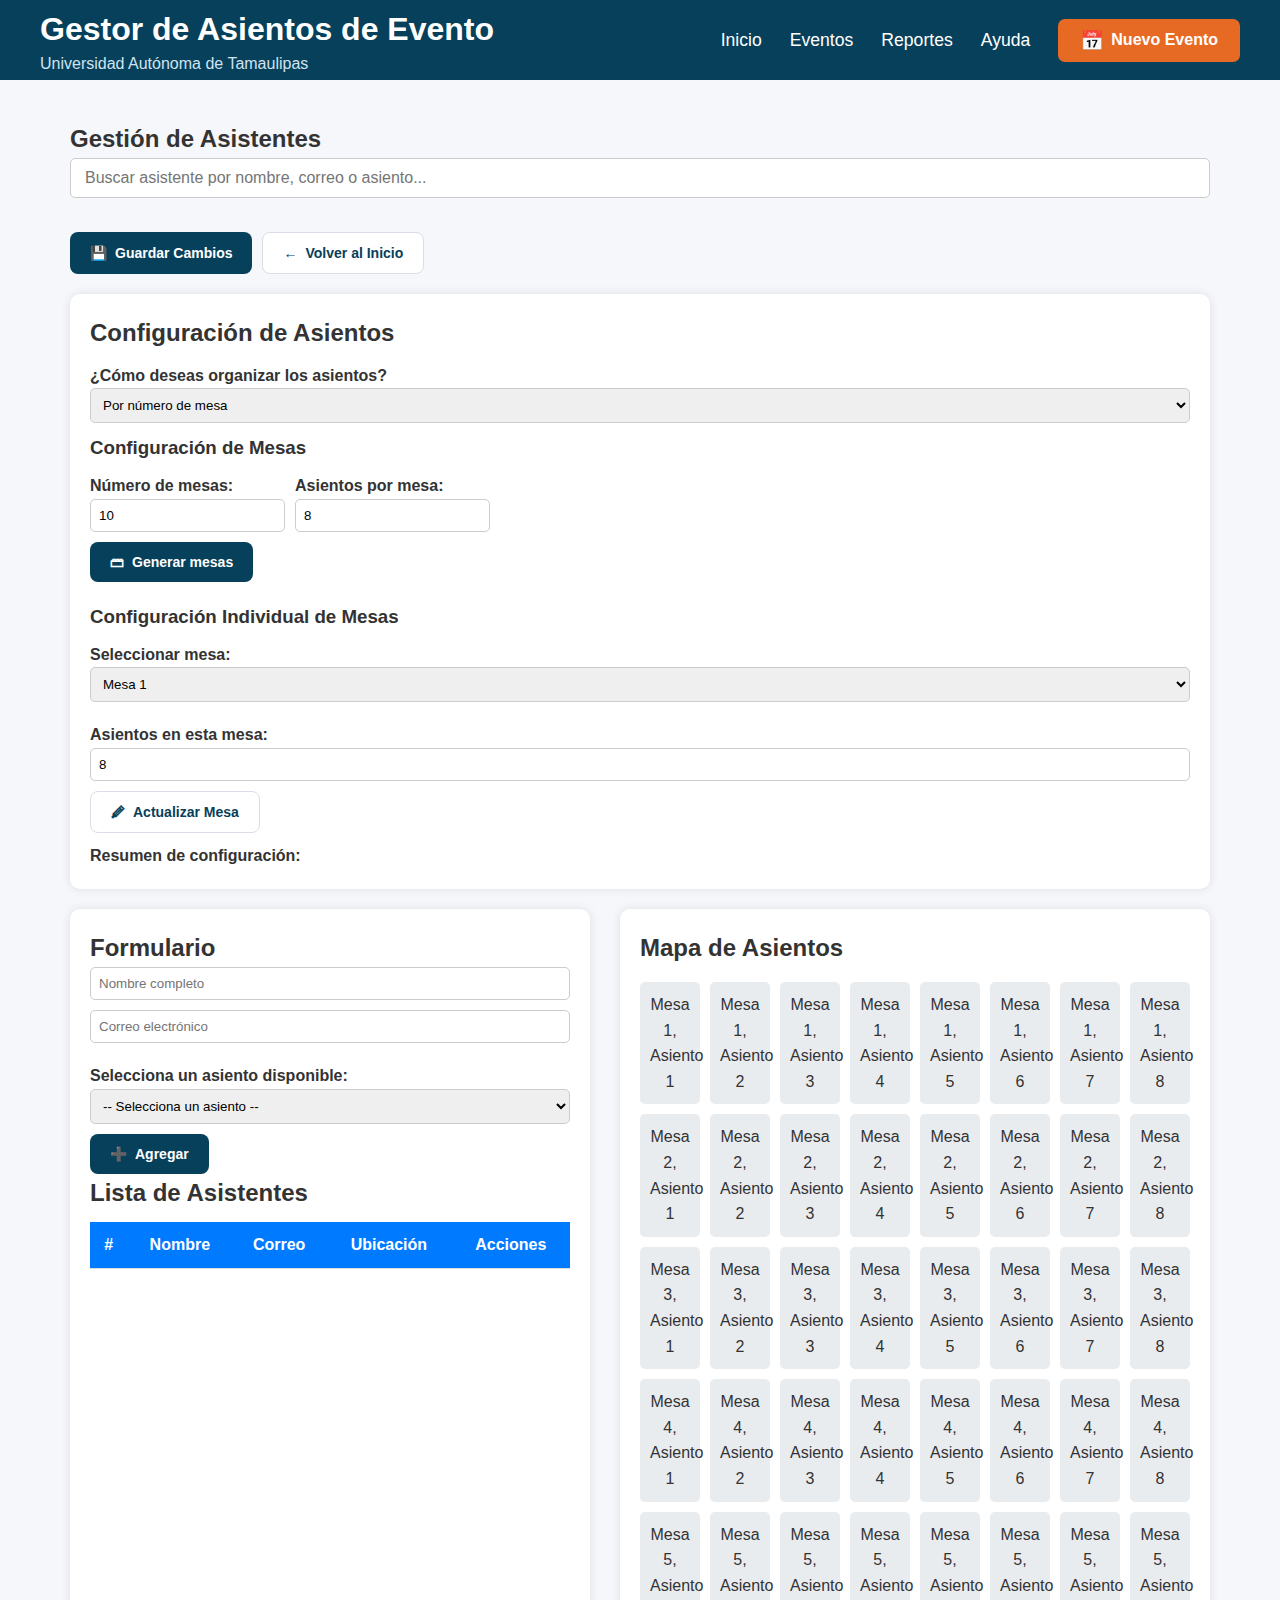
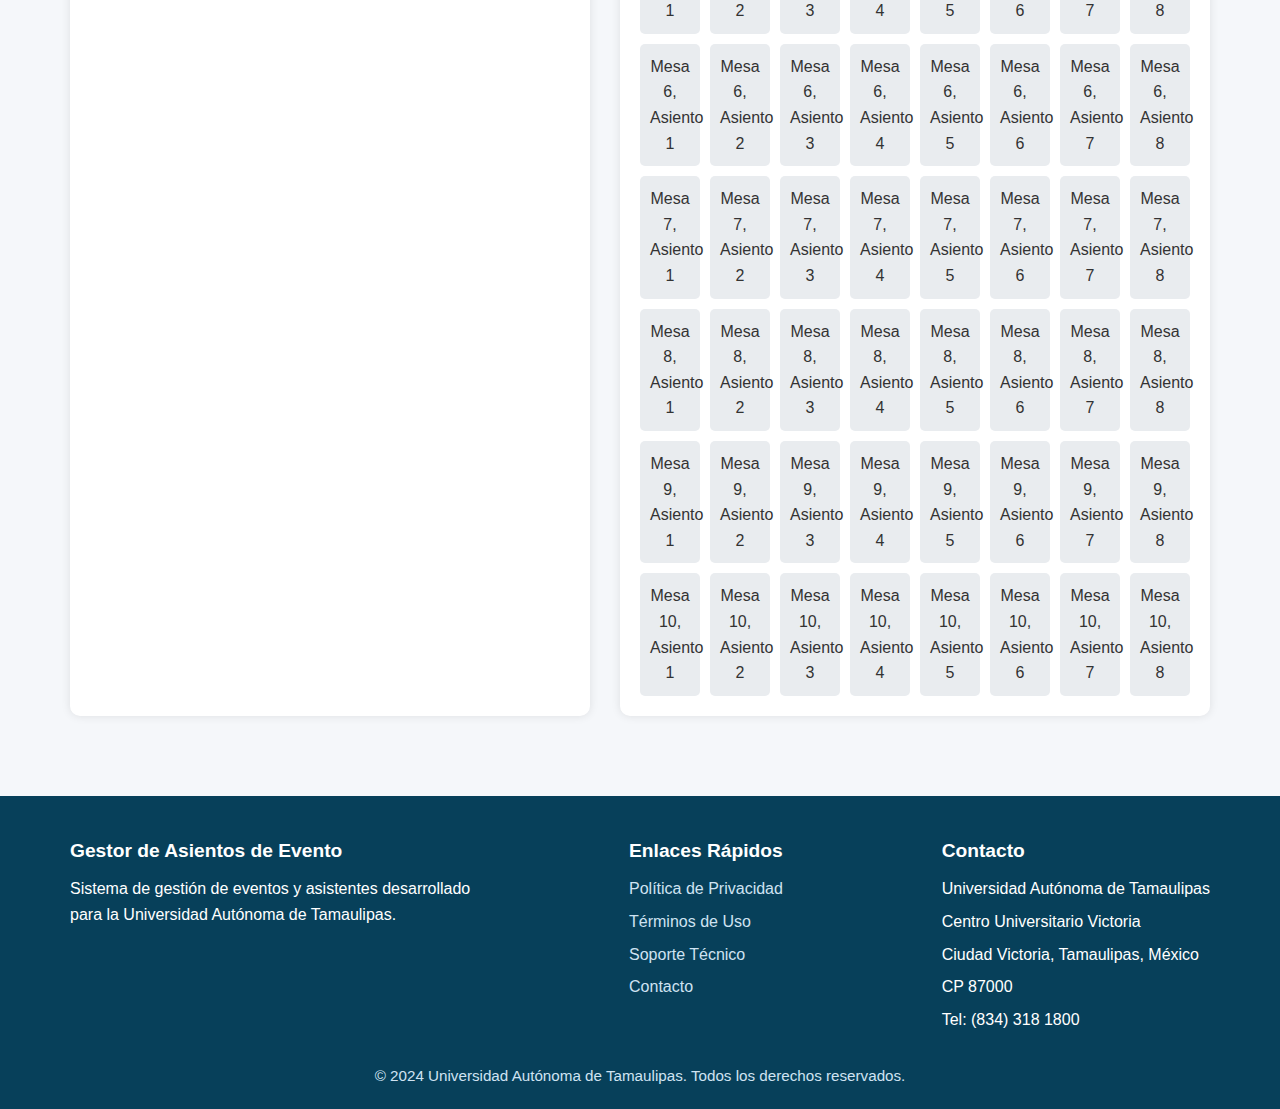
<file: Gestor De Eventos.2/public/pages/event-management.html>
<!DOCTYPE html>
<html lang="es">
<head>
  <meta charset="UTF-8">
  <title>Organización del Evento</title>
  <link rel="stylesheet" href="../assets/css/main.css">
  <link rel="stylesheet" href="../assets/css/event-management.css">
</head>
<body>
  <!-- Barra superior institucional -->
  <div class="navbar">
    <div class="logo-titulo">
      <div>
        <div class="titulo">Gestor de Asientos de Evento</div>
        <div class="subtitulo">Universidad Autónoma de Tamaulipas</div>
      </div>
    </div>
    <div class="menu">
      <a href="../index.html">Inicio</a>
      <a href="../index.html#eventos">Eventos</a>
      <a href="../index.html#reportes">Reportes</a>
      <a href="../index.html#ayuda">Ayuda</a>
      <button class="btn-nuevo-evento" onclick="window.location.href='../index.html'">
        <span style="font-size:1.2em;">&#128197;</span> Nuevo Evento
      </button>
    </div>
  </div>

  <div class="main-content">
    <h1>Gestión de Asistentes</h1>

    <!-- Buscador de asistentes confirmados -->
    <div style="margin-bottom: 24px; display: flex; align-items: center; gap: 12px;">
      <input
        type="text"
        id="buscador-asistentes"
        placeholder="Buscar asistente por nombre, correo o asiento..."
        style="flex:1; padding:10px 14px; border-radius:5px; border:1px solid #ccc; font-size:1rem;"
        oninput="filtrarAsistentesConfirmados()"
      />
    </div>
    <div id="resultados-busqueda" style="margin-bottom: 24px; display:none;">
      <table style="width:100%; background:#fff; border-radius:8px; box-shadow:0 0 8px #0001;">
        <thead>
          <tr style="background:#007bff; color:#fff;">
            <th style="padding:10px;">Asiento</th>
            <th style="padding:10px;">Nombre</th>
            <th style="padding:10px;">Correo</th>
          </tr>
        </thead>
        <tbody id="resultados-busqueda-body">
          <!-- Resultados dinámicos -->
        </tbody>
      </table>
    </div>

    <!-- Botones estéticos como los del inicio -->
    <div style="margin-bottom: 20px; display: flex; gap: 10px;">
      <button class="btn" onclick="guardarCambiosYSalir()">
        <span class="btn-icon">&#128190;</span>
        Guardar Cambios
      </button>
      <button class="btn btn-secondary" onclick="volverInicio()">
        <span class="btn-icon">&#8592;</span>
        Volver al Inicio
      </button>
    </div>

    <div class="configuracion">
      <h2>Configuración de Asientos</h2>

      <label for="tipoOrganizacion">¿Cómo deseas organizar los asientos?</label>
      <select id="tipoOrganizacion" onchange="cambiarModo()">
        <option value="mesa">Por número de mesa</option>
        <option value="filaAsiento">Por fila y número de asiento</option>
      </select>

      <div id="campo-filas-asientos" style="display: none;">
        <h3>Configuración de Filas</h3>
        <div class="flex-container">
          <div>
            <label for="numFilas">Número de filas:</label>
            <input type="number" id="numFilas" min="1" max="26" value="5" placeholder="Número de filas (máx. 26)">
          </div>
          <div>
            <label for="asientosPorFila">Asientos por fila:</label>
            <input type="number" id="asientosPorFila" min="1" value="10" placeholder="Asientos por fila">
          </div>
        </div>
        <button class="btn" onclick="generarAsientos()">
          <span class="btn-icon">&#128451;</span>
          Generar asientos
        </button>

        <!-- Nueva sección para configuración individual de filas -->
        <div id="configuracion-filas-individual" style="margin-top: 20px;">
          <h3>Configuración Individual de Filas</h3>
          <div class="flex-container">
            <div>
              <label for="filaIndividual">Seleccionar fila:</label>
              <select id="filaIndividual">
                <!-- Se llenará dinámicamente -->
              </select>
              <label for="asientosFila" style="margin-top: 10px;">Asientos en esta fila:</label>
              <input type="number" id="asientosFila" min="1" value="10">
            </div>
          </div>
          <button class="btn btn-secondary" onclick="actualizarFilaIndividual()" style="margin-top: 10px;">
            <span class="btn-icon">&#128393;</span>
            Actualizar Fila
          </button>
          <div id="resumen-filas" style="margin-top: 10px;">
            <!-- Aquí se mostrará el resumen de la configuración de cada fila -->
          </div>
        </div>
      </div>

      <div id="campo-mesas" style="display: block;">
        <h3>Configuración de Mesas</h3>
        <div class="flex-container">
          <div>
            <label for="numMesas">Número de mesas:</label>
            <input type="number" id="numMesas" min="1" value="10" placeholder="Número de mesas">
          </div>
          <div>
            <label for="asientosPorMesa">Asientos por mesa:</label>
            <input type="number" id="asientosPorMesa" min="1" value="8" placeholder="Asientos por mesa">
          </div>
        </div>
        <button class="btn" onclick="generarMesas()">
          <span class="btn-icon">&#128451;</span>
          Generar mesas
        </button>

        <!-- Nueva sección para configuración individual de mesas -->
        <div id="configuracion-mesas-individual" style="margin-top: 20px;">
          <h3>Configuración Individual de Mesas</h3>
          <div>
            <label for="mesaIndividual">Seleccionar mesa:</label>
            <select id="mesaIndividual">
              <!-- Se llenará dinámicamente -->
            </select>
            <label for="asientosMesa" style="margin-top: 10px;">Asientos en esta mesa:</label>
            <input type="number" id="asientosMesa" min="1" value="8">
          </div>
          <button class="btn btn-secondary" onclick="actualizarMesaIndividual()">
            <span class="btn-icon">&#128393;</span>
            Actualizar Mesa
          </button>
          <div id="resumen-mesas" style="margin-top: 10px;">
            <!-- Aquí se mostrará el resumen de la configuración de cada mesa -->
          </div>
        </div>
      </div>
    </div>

    <div class="contenedor">
      <div class="tabla-asistentes">
        <h2>Formulario</h2>
        <input type="text" id="nombre" placeholder="Nombre completo">
        <input type="email" id="correo" placeholder="Correo electrónico">
        
        <div id="seleccion-asiento">
          <label>Selecciona un asiento disponible:</label>
          <select id="asientosDisponibles">
            <option value="">-- Selecciona un asiento --</option>
          </select>
        </div>

        <button class="btn" onclick="agregarAsistente()">
          <span class="btn-icon">&#10133;</span>
          Agregar
        </button>

        <h2>Lista de Asistentes</h2>
        <table id="tabla-asistentes">
          <thead>
            <tr>
              <th>#</th>
              <th>Nombre</th>
              <th>Correo</th>
              <th>Ubicación</th>
              <th>Acciones</th>
            </tr>
          </thead>
          <tbody>
            <!-- dinámico -->
          </tbody>
        </table>
      </div>

      <div class="asientos-asignados">
        <h2>Mapa de Asientos</h2>
        <div id="visualizacion-asientos" class="grid-asientos"></div>
      </div>
    </div>
  </div>

  <!-- Pie de página institucional -->
  <footer class="footer">
    <div class="footer-container">
      <div>
        <h3>Gestor de Asientos de Evento</h3>
        <p>
          Sistema de gestión de eventos y asistentes desarrollado<br>
          para la Universidad Autónoma de Tamaulipas.
        </p>
      </div>
      <div>
        <h3>Enlaces Rápidos</h3>
        <ul>
          <li><a href="#">Política de Privacidad</a></li>
          <li><a href="#">Términos de Uso</a></li>
          <li><a href="#">Soporte Técnico</a></li>
          <li><a href="#">Contacto</a></li>
        </ul>
      </div>
      <div>
        <h3>Contacto</h3>
        <ul>
          <li>Universidad Autónoma de Tamaulipas</li>
          <li>Centro Universitario Victoria</li>
          <li>Ciudad Victoria, Tamaulipas, México</li>
          <li>CP 87000</li>
          <li>Tel: (834) 318 1800</li>
        </ul>
      </div>
    </div>
    <div class="footer-bottom">
      &copy; 2024 Universidad Autónoma de Tamaulipas. Todos los derechos reservados.
    </div>
  </footer>

  <script src="../assets/js/services/event-storage.js"></script>
  <script src="../assets/js/event-management.js"></script>
</body>
</html>
</file>
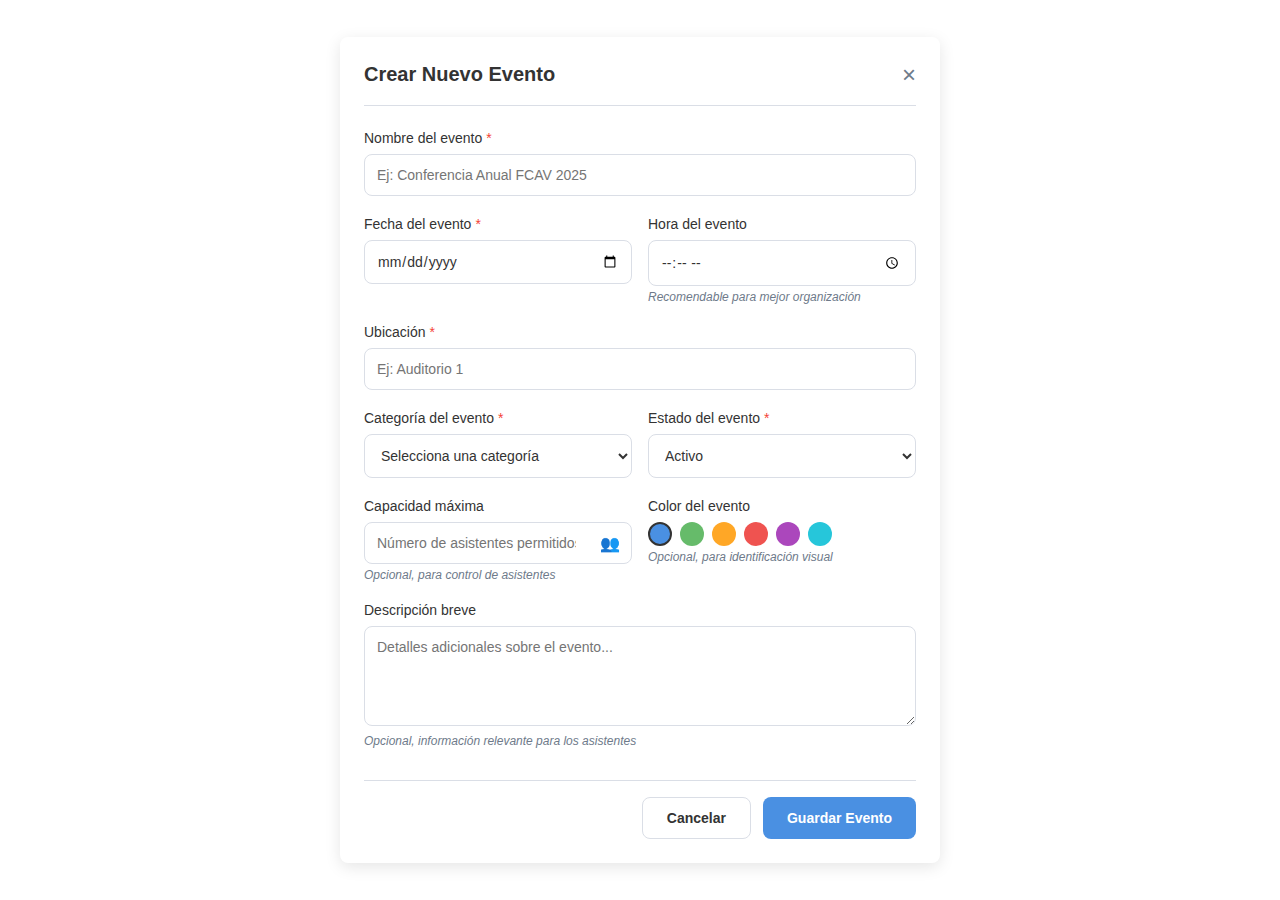
<file: Gestor De Eventos.2/public/components/modals/event-form.html>
<!DOCTYPE html>
<html lang="es">
<head>
    <meta charset="UTF-8">
    <meta name="viewport" content="width=device-width, initial-scale=1.0">
    <title>Gestor de Asientos de Evento - Nuevo Evento</title>
    <link rel="stylesheet" href="../../assets/css/modal.css">
</head>
<body>
    <div class="modal-content">
        <div class="modal-header">
            <h2 class="modal-title">Crear Nuevo Evento</h2>
            <button type="button" class="close-modal" id="close-event-modal">&times;</button>
        </div>
        
        <form id="event-form">
            <input type="hidden" id="event-id">
            <div class="form-group">
                <label for="event-name">Nombre del evento<span class="required-marker">*</span></label>
                <input type="text" id="event-name" name="event-name" placeholder="Ej: Conferencia Anual FCAV 2025" required>
                <p class="error-message" id="event-name-error">El nombre del evento es obligatorio</p>
            </div>
            
            <div class="form-row">
                <div class="form-group">
                    <label for="event-date">Fecha del evento<span class="required-marker">*</span></label>
                    <input type="date" id="event-date" name="event-date" required>
                    <p class="error-message" id="event-date-error">Selecciona una fecha válida (no puede ser anterior a hoy)</p>
                </div>
                
                <div class="form-group">
                    <label for="event-time">Hora del evento</label>
                    <input type="time" id="event-time" name="event-time">
                    <p class="field-info">Recomendable para mejor organización</p>
                </div>
            </div>
            
            <div class="form-group">
                <label for="event-location">Ubicación<span class="required-marker">*</span></label>
                <input type="text" id="event-location" name="event-location" placeholder="Ej: Auditorio 1" required>
                <p class="error-message" id="event-location-error">La ubicación es obligatoria</p>
            </div>
            
            <div class="form-row">
                <div class="form-group">
                    <label for="event-category">Categoría del evento<span class="required-marker">*</span></label>
                    <select id="event-category" name="event-category" required>
                        <option value="" disabled selected>Selecciona una categoría</option>
                        <option value="cultural">Cultural</option>
                        <option value="academic">Académico</option>
                        <option value="sports">Deportivo</option>
                        <option value="meeting">Reunión</option>
                        <option value="other">Otro</option>
                    </select>
                    <p class="error-message" id="event-category-error">Selecciona una categoría</p>
                </div>
                
                <div class="form-group">
                    <label for="event-status">Estado del evento<span class="required-marker">*</span></label>
                    <select id="event-status" name="event-status" required>
                        <option value="active" selected>Activo</option>
                        <option value="inactive">Inactivo</option>
                        <option value="finished">Finalizado</option>
                    </select>
                    <p class="error-message" id="event-status-error">Selecciona un estado</p>
                </div>
            </div>
            
            <div class="form-row">
                <div class="form-group">
                    <label for="event-capacity">Capacidad máxima</label>
                    <div class="input-with-icon">
                        <input type="number" id="event-capacity" name="event-capacity" min="1" placeholder="Número de asistentes permitidos">
                        <span class="input-icon">👥</span>
                    </div>
                    <p class="field-info">Opcional, para control de asistentes</p>
                </div>
                
                <div class="form-group">
                    <label for="event-color">Color del evento</label>
                    <div class="color-picker-container">
                        <div class="color-option selected" style="background-color: #4A90E2;" data-color="#4A90E2"></div>
                        <div class="color-option" style="background-color: #66BB6A;" data-color="#66BB6A"></div>
                        <div class="color-option" style="background-color: #FFA726;" data-color="#FFA726"></div>
                        <div class="color-option" style="background-color: #EF5350;" data-color="#EF5350"></div>
                        <div class="color-option" style="background-color: #AB47BC;" data-color="#AB47BC"></div>
                        <div class="color-option" style="background-color: #26C6DA;" data-color="#26C6DA"></div>
                    </div>
                    <input type="hidden" id="event-color" name="event-color" value="#4A90E2">
                    <p class="field-info">Opcional, para identificación visual</p>
                </div>
            </div>
            
            <div class="form-group">
                <label for="event-description">Descripción breve</label>
                <textarea id="event-description" name="event-description" placeholder="Detalles adicionales sobre el evento..."></textarea>
                <p class="field-info">Opcional, información relevante para los asistentes</p>
            </div>
            
            <div class="form-actions">
                <button type="button" class="btn btn-secondary" id="cancel-event-btn">Cancelar</button>
                <button type="submit" class="btn btn-primary" id="save-event-btn">Guardar Evento</button>
            </div>
        </form>
    </div>

    <script src="../../assets/js/components/event-form.js"></script>
</body>
</html>
</file>
<file: Gestor De Eventos.2/public/assets/css/main.css>
:root {
  --color-primary: #07405a;
  --color-primary-hover: #05344a;
  --color-accent: #e76a24;
  --color-accent-hover: #c95a1e;
  --color-background: #f5f7fa;
  --color-text: #333333;
  --color-text-light: #6e7a8a;
  --color-border: #dadee6;
  --color-white: #ffffff;
  --color-active: #66bb6a;
  --color-inactive: #9e9e9e;
  --color-finished: #ef5350;
  --shadow-soft: 0 2px 8px rgba(0, 0, 0, 0.08);
  --radius: 8px;
}

* {
  margin: 0;
  padding: 0;
  box-sizing: border-box;
  font-family: "Inter", "Roboto", sans-serif;
}

body {
  background-color: var(--color-background);
  color: var(--color-text);
  line-height: 1.6;
}

/* Barra superior institucional */
.navbar {
  background: #07405a;
  color: #fff;
  padding: 0 40px;
  display: flex;
  align-items: center;
  height: 80px;
  justify-content: space-between;
}
.navbar .logo-titulo {
  display: flex;
  align-items: center;
  gap: 18px;
}
.navbar img {
  height: 48px;
  margin-right: 8px;
}
.navbar .titulo {
  font-size: 2rem;
  font-weight: bold;
  margin-bottom: 2px;
}
.navbar .subtitulo {
  font-size: 1rem;
  font-weight: normal;
  margin-top: -6px;
  color: #cfe3f2;
}
.navbar .menu {
  display: flex;
  gap: 28px;
  align-items: center;
}
.navbar .menu a {
  color: #fff;
  text-decoration: none;
  font-size: 1.1rem;
  font-weight: 500;
  transition: color 0.2s;
}
.navbar .menu a:hover {
  color: #ffb366;
}
.navbar .btn-nuevo-evento {
  background: #e76a24;
  color: #fff;
  border: none;
  border-radius: 7px;
  padding: 10px 22px;
  font-size: 1rem;
  font-weight: 600;
  cursor: pointer;
  display: flex;
  align-items: center;
  gap: 7px;
  transition: background 0.2s;
}
.navbar .btn-nuevo-evento:hover {
  background: #c95a1e;
}

.main-content {
  max-width: 1200px;
  margin: 40px auto 0 auto;
  padding: 0 30px;
  padding-bottom: 40px;
}

h1 {
  font-size: 24px;
  font-weight: 700;
  color: var(--color-text);
}

.btn {
  display: inline-flex;
  align-items: center;
  justify-content: center;
  background-color: var(--color-primary);
  color: var(--color-white);
  border: none;
  border-radius: var(--radius);
  padding: 12px 20px;
  font-size: 14px;
  font-weight: 600;
  cursor: pointer;
  transition: background-color 0.2s;
}

.btn:hover {
  background-color: var(--color-primary-hover);
}

.btn-secondary {
  background-color: var(--color-white);
  color: var(--color-primary);
  border: 1px solid var(--color-border);
}

.btn-secondary:hover {
  background-color: var(--color-background);
}

.btn-icon {
  margin-right: 8px;
}

.filter-bar {
  display: flex;
  align-items: center;
  gap: 16px;
  margin-bottom: 24px;
}

.filter-btn {
  background-color: var(--color-white);
  color: var(--color-text-light);
  border: 1px solid var(--color-border);
  border-radius: var(--radius);
  padding: 8px 16px;
  font-size: 14px;
  cursor: pointer;
  transition: all 0.2s;
}

.filter-btn.active {
  background-color: var(--color-primary);
  color: var(--color-white);
  border-color: var(--color-primary);
}

.card-grid {
  display: grid;
  grid-template-columns: repeat(auto-fill, minmax(320px, 1fr));
  gap: 20px;
}

.event-card {
  background-color: var(--color-white);
  border-radius: var(--radius);
  padding: 20px;
  box-shadow: var(--shadow-soft);
  cursor: pointer;
  transition: transform 0.2s, box-shadow 0.2s;
}

.event-card:hover {
  transform: translateY(-2px);
  box-shadow: 0 4px 12px rgba(0, 0, 0, 0.15);
}

.event-header {
  display: flex;
  justify-content: space-between;
  align-items: flex-start;
  margin-bottom: 16px;
}

.event-title {
  font-size: 18px;
  font-weight: 600;
  margin-bottom: 4px;
}

.event-date {
  color: var(--color-text-light);
  font-size: 14px;
}

.status-badge {
  display: inline-flex;
  align-items: center;
  padding: 4px 10px;
  border-radius: 100px;
  font-size: 12px;
  font-weight: 600;
}

.status-active {
  background-color: rgba(102, 187, 106, 0.1);
  color: var(--color-active);
}

.status-inactive {
  background-color: rgba(158, 158, 158, 0.1);
  color: var(--color-inactive);
}

.status-finished {
  background-color: rgba(239, 83, 80, 0.1);
  color: var(--color-finished);
}

.event-info {
  display: flex;
  flex-direction: column;
  gap: 8px;
  margin-bottom: 16px;
}

.info-item {
  font-size: 14px;
  color: var(--color-text-light);
}

.info-value {
  font-weight: 600;
  color: var(--color-text);
}

.event-actions {
  display: flex;
  justify-content: flex-end;
}

/* Modal Form */
.modal {
  display: none;
  position: fixed;
  top: 0;
  left: 0;
  width: 100%;
  height: 100vh;
  background-color: rgba(0, 0, 0, 0.5);
  z-index: 1000;
  border: none;
}

.modal.show {
  display: block;
}

/* Pie de página institucional */
.footer {
  background: #07405a;
  color: #fff;
  padding: 40px 0 20px 0;
  margin-top: 60px;
  width: 100%;
}
.footer .footer-container {
  max-width: 1200px;
  margin: 0 auto;
  display: flex;
  gap: 40px;
  justify-content: space-between;
  flex-wrap: wrap;
}
.footer h3 {
  font-size: 1.2rem;
  margin-bottom: 10px;
  font-weight: bold;
}
.footer ul {
  list-style: none;
  padding: 0;
  margin: 0;
}
.footer ul li {
  margin-bottom: 7px;
}
.footer a {
  color: #cfe3f2;
  text-decoration: none;
  transition: color 0.2s;
}
.footer a:hover {
  color: #ffb366;
}
.footer .footer-bottom {
  text-align: center;
  color: #cfe3f2;
  font-size: 0.95rem;
  margin-top: 25px;
}
</file>
<file: Gestor De Eventos.2/public/assets/css/event-management.css>
/* Estilos específicos para la gestión de eventos */

label {
  font-weight: bold;
  margin-top: 10px;
  display: block;
}

select,
input {
  padding: 8px;
  margin-bottom: 10px;
  width: 100%;
  border: 1px solid #ccc;
  border-radius: 5px;
}

.contenedor {
  display: flex;
  gap: 30px;
  margin-top: 20px;
}

.tabla-asistentes,
.asientos-asignados {
  background: #fff;
  padding: 20px;
  border-radius: 10px;
  flex: 1;
  box-shadow: 0 0 10px rgba(0, 0, 0, 0.1);
}

table {
  width: 100%;
  border-collapse: collapse;
  margin-top: 10px;
}

th,
td {
  padding: 10px;
  border-bottom: 1px solid #ddd;
}

th {
  background-color: #007bff;
  color: white;
}

.acciones button {
  padding: 6px 12px;
  border: none;
  border-radius: 4px;
  color: white;
  margin-right: 5px;
  cursor: pointer;
}

.btn-agregar,
.btn-configurar {
  background-color: #007bff;
}

.btn-editar {
  background-color: #28a745;
}

.btn-eliminar {
  background-color: #dc3545;
}

.configuracion {
  background: #fff;
  padding: 20px;
  border-radius: 10px;
  margin-bottom: 20px;
  box-shadow: 0 0 10px rgba(0, 0, 0, 0.1);
}

.flex-container {
  display: flex;
  gap: 10px;
}

.grid-asientos {
  display: grid;
  grid-template-columns: repeat(var(--max-asientos), minmax(60px, 1fr));
  gap: 10px;
  margin-top: 15px;
}

.espacio-vacio {
  visibility: hidden;
}

.fila-asientos {
  display: contents;
}

.asiento {
  padding: 10px;
  text-align: center;
  background-color: #e9ecef;
  border-radius: 5px;
  cursor: pointer;
}

.asiento.ocupado {
  background-color: #dc3545;
  color: white;
}

.asiento.seleccionado {
  background-color: #28a745;
  color: white;
}

/* Ajustes específicos para el footer en gestión de eventos */
.footer {
  background: #07405a;
  color: #fff;
  padding: 40px 0 20px 0;
  margin-top: 40px;
  position: static;
  width: 100%;
}

.footer .footer-container {
  max-width: 1200px;
  margin: 0 auto;
  display: flex;
  gap: 40px;
  justify-content: space-between;
  flex-wrap: wrap;
  padding: 0 30px;
}

.footer h3 {
  font-size: 1.2rem;
  margin-bottom: 10px;
  font-weight: bold;
}

.footer ul {
  list-style: none;
  padding: 0;
  margin: 0;
}

.footer ul li {
  margin-bottom: 7px;
}

.footer a {
  color: #cfe3f2;
  text-decoration: none;
  transition: color 0.2s;
}

.footer a:hover {
  color: #ffb366;
}

.footer .footer-bottom {
  text-align: center;
  color: #cfe3f2;
  font-size: 0.95rem;
  margin-top: 25px;
}
</file>
<file: Gestor De Eventos.2/public/assets/css/modal.css>
:root {
  --color-primary: #4a90e2;
  --color-primary-hover: #3a80d2;
  --color-background: #f5f7fa;
  --color-text: #333333;
  --color-text-light: #6e7a8a;
  --color-border: #dadee6;
  --color-white: #ffffff;
  --color-active: #66bb6a;
  --color-inactive: #9e9e9e;
  --color-finished: #ef5350;
  --color-error: #f44336;
  --shadow-soft: 0 2px 8px rgba(0, 0, 0, 0.08);
  --radius: 8px;
}

* {
  margin: 0;
  padding: 0;
  box-sizing: border-box;
  font-family: "Inter", "Roboto", sans-serif;
}

body {
  background-color: transparent;
  display: flex;
  justify-content: center;
  align-items: center;
  min-height: 100vh;
  margin: 0;
  padding: 24px;
}

.modal-content {
  background-color: var(--color-white);
  border-radius: var(--radius);
  padding: 24px;
  width: 100%;
  max-width: 600px;
  box-shadow: 0 4px 16px rgba(0, 0, 0, 0.1);
  margin: auto;
}

.modal-header {
  display: flex;
  justify-content: space-between;
  align-items: center;
  margin-bottom: 24px;
  padding-bottom: 16px;
  border-bottom: 1px solid var(--color-border);
}

.modal-title {
  font-size: 20px;
  font-weight: 600;
  color: var(--color-text);
}

.close-modal {
  background: none;
  border: none;
  font-size: 24px;
  cursor: pointer;
  color: var(--color-text-light);
}

.form-group {
  margin-bottom: 20px;
}

label {
  display: block;
  margin-bottom: 8px;
  font-size: 14px;
  font-weight: 500;
  color: var(--color-text);
}

.required-marker {
  color: var(--color-error);
  margin-left: 4px;
}

input,
select,
textarea {
  width: 100%;
  padding: 12px;
  border: 1px solid var(--color-border);
  border-radius: var(--radius);
  font-size: 14px;
  color: var(--color-text);
  background-color: var(--color-white);
}

input:focus,
select:focus,
textarea:focus {
  outline: none;
  border-color: var(--color-primary);
  box-shadow: 0 0 0 2px rgba(74, 144, 226, 0.1);
}

textarea {
  min-height: 100px;
  resize: vertical;
}

.form-row {
  display: flex;
  gap: 16px;
}

.form-row .form-group {
  flex: 1;
}

.error-message {
  color: var(--color-error);
  font-size: 12px;
  margin-top: 6px;
  display: none;
}

.color-picker-container {
  display: flex;
  gap: 8px;
  margin-top: 8px;
}

.color-option {
  width: 24px;
  height: 24px;
  border-radius: 50%;
  cursor: pointer;
  border: 2px solid transparent;
}

.color-option.selected {
  border-color: var(--color-text);
}

.form-actions {
  display: flex;
  justify-content: flex-end;
  gap: 12px;
  margin-top: 32px;
  padding-top: 16px;
  border-top: 1px solid var(--color-border);
}

.btn {
  display: inline-flex;
  align-items: center;
  justify-content: center;
  padding: 12px 24px;
  border-radius: var(--radius);
  font-size: 14px;
  font-weight: 600;
  cursor: pointer;
  transition: all 0.2s;
}

.btn-primary {
  background-color: var(--color-primary);
  color: var(--color-white);
  border: none;
}

.btn-primary:hover {
  background-color: var(--color-primary-hover);
}

.btn-secondary {
  background-color: var(--color-white);
  color: var(--color-text);
  border: 1px solid var(--color-border);
}

.btn-secondary:hover {
  background-color: var(--color-background);
}

.field-info {
  font-size: 12px;
  color: var(--color-text-light);
  margin-top: 4px;
  font-style: italic;
}

.input-with-icon {
  position: relative;
}

.input-with-icon input {
  padding-right: 40px;
}

.input-icon {
  position: absolute;
  right: 12px;
  top: 50%;
  transform: translateY(-50%);
  color: var(--color-text-light);
}
</file>
